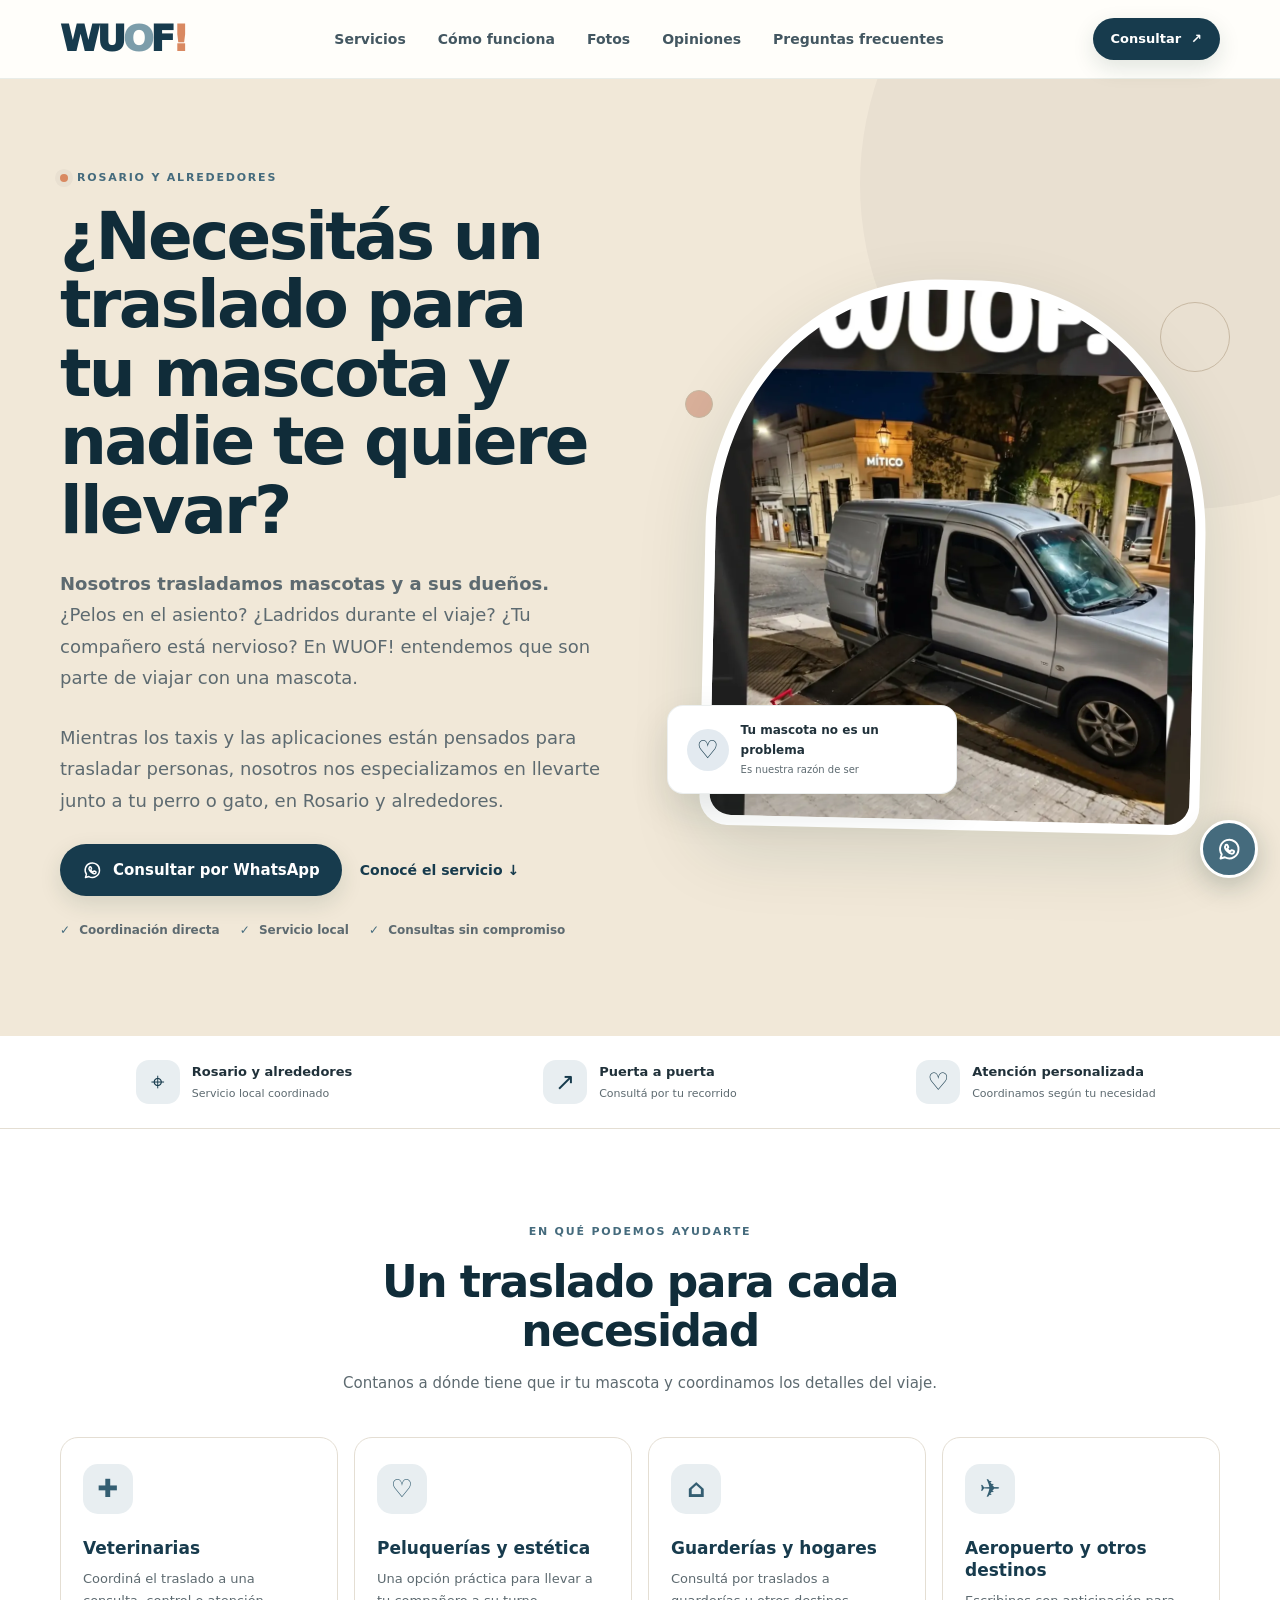
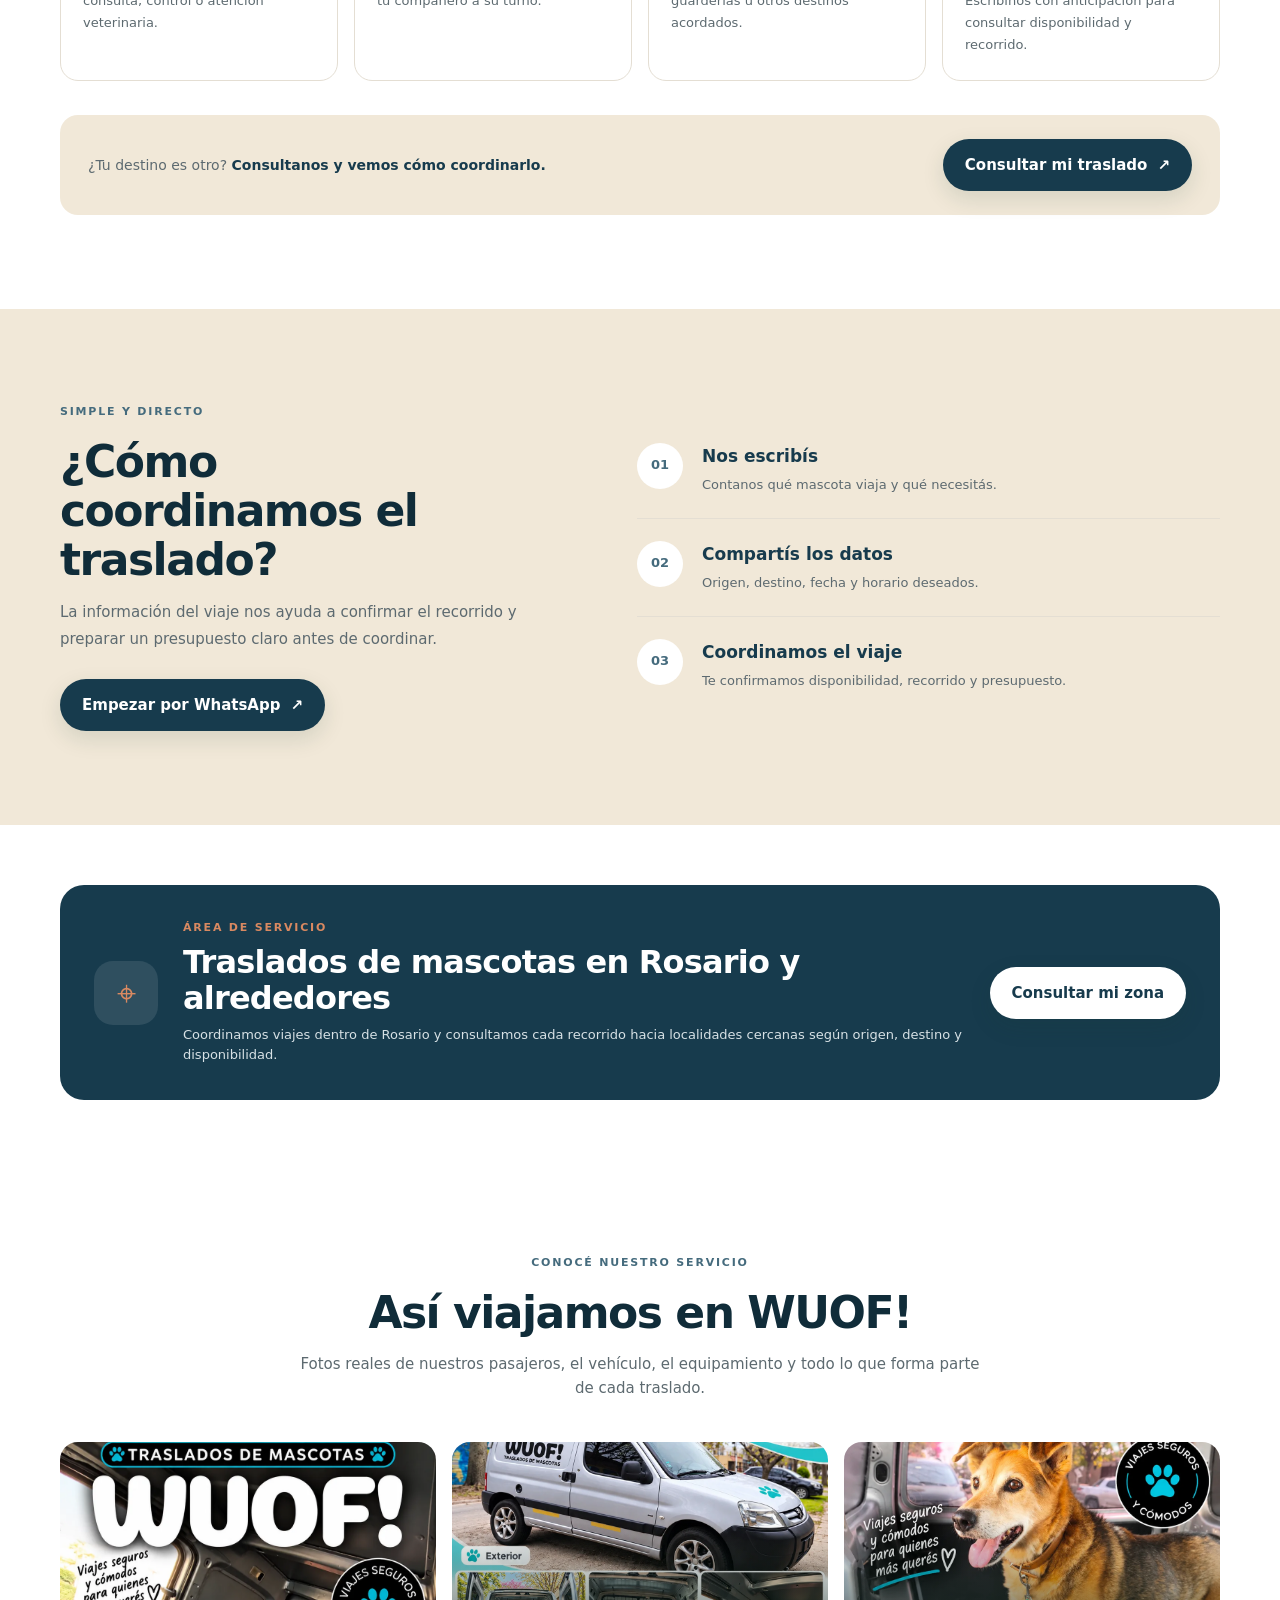
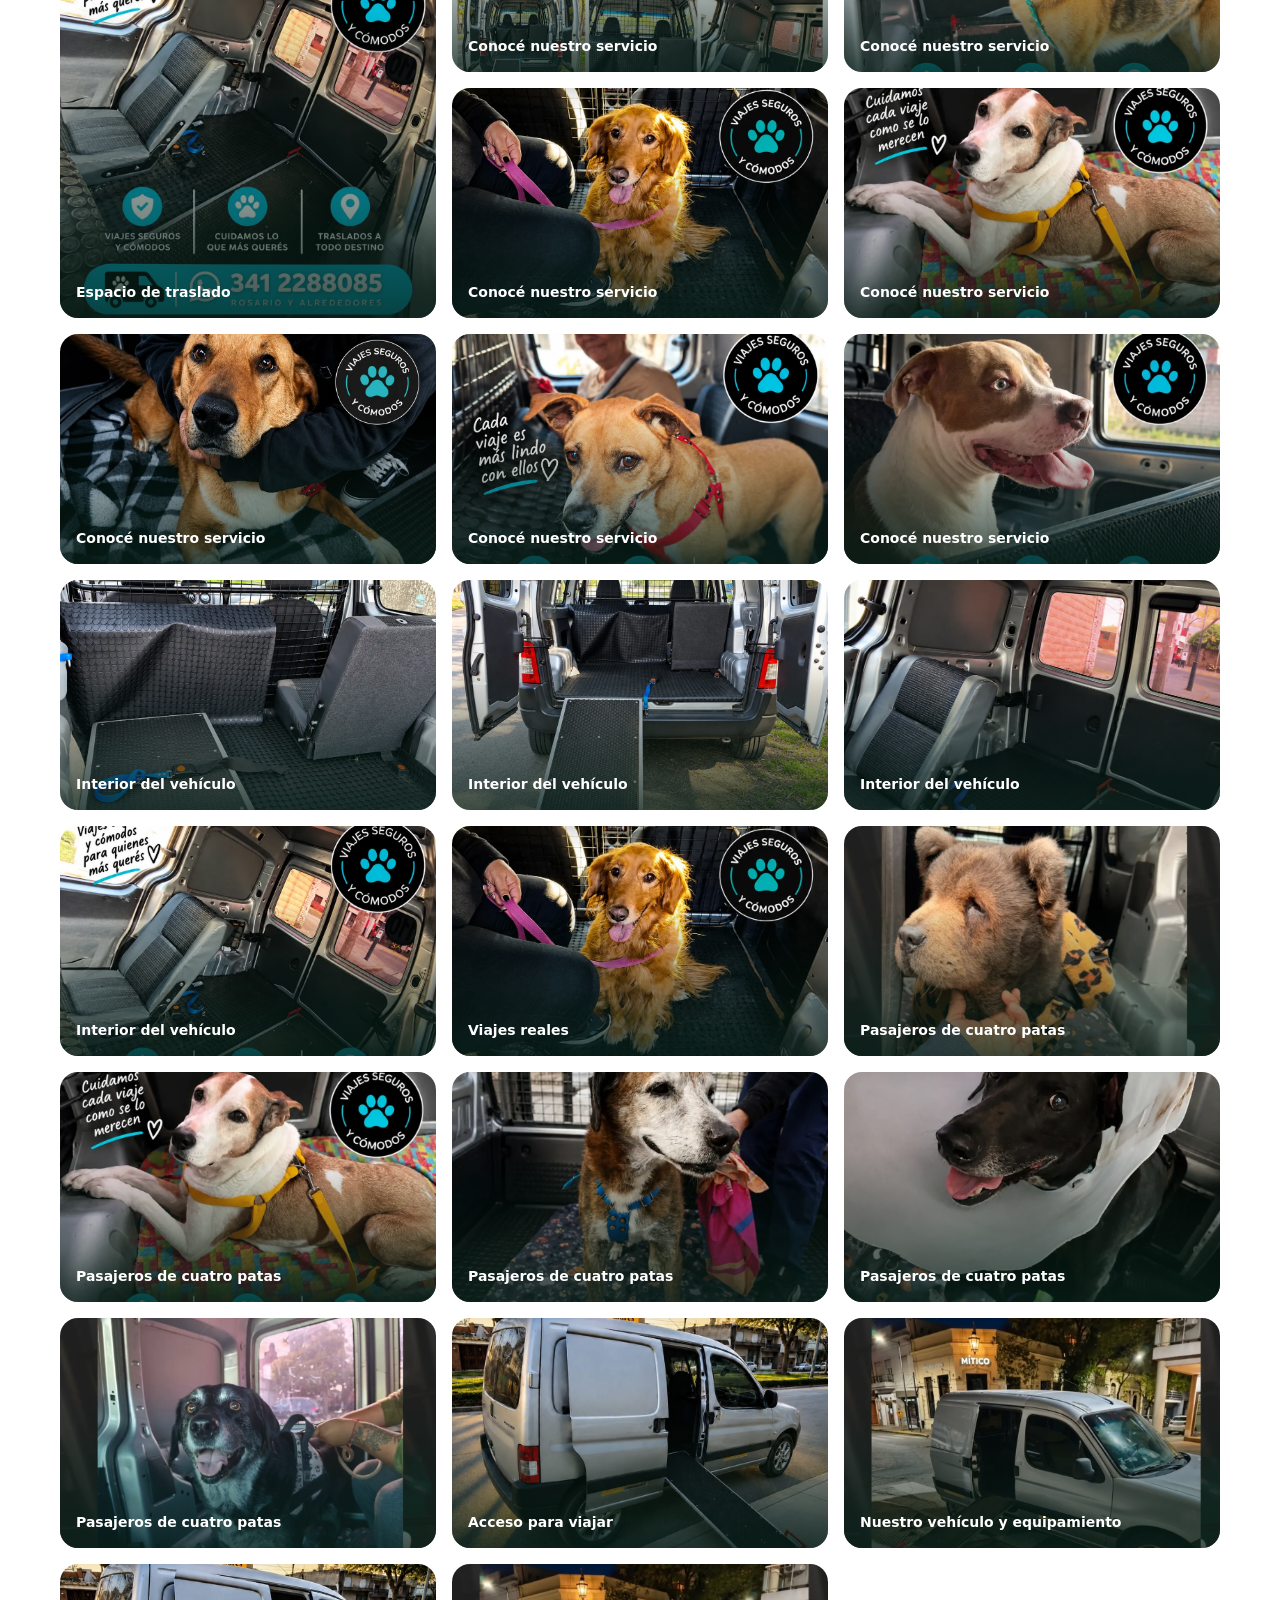
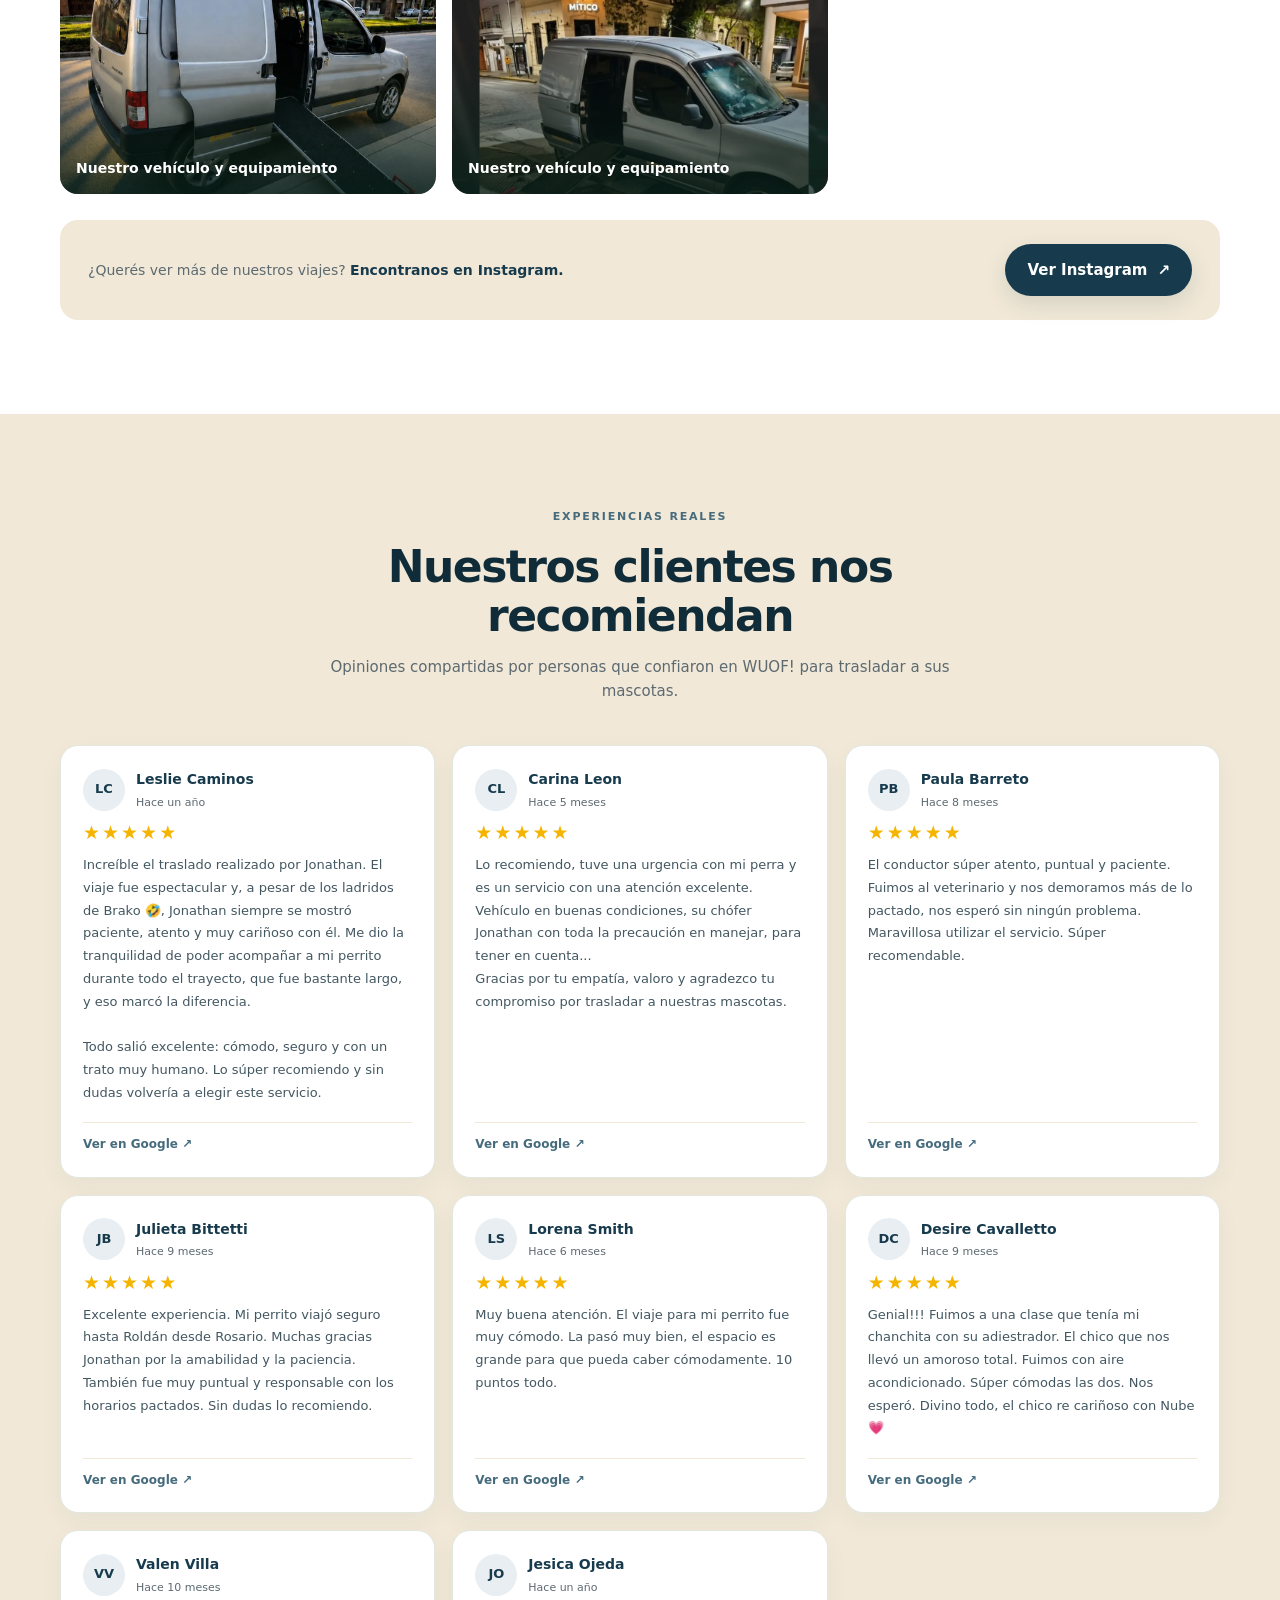
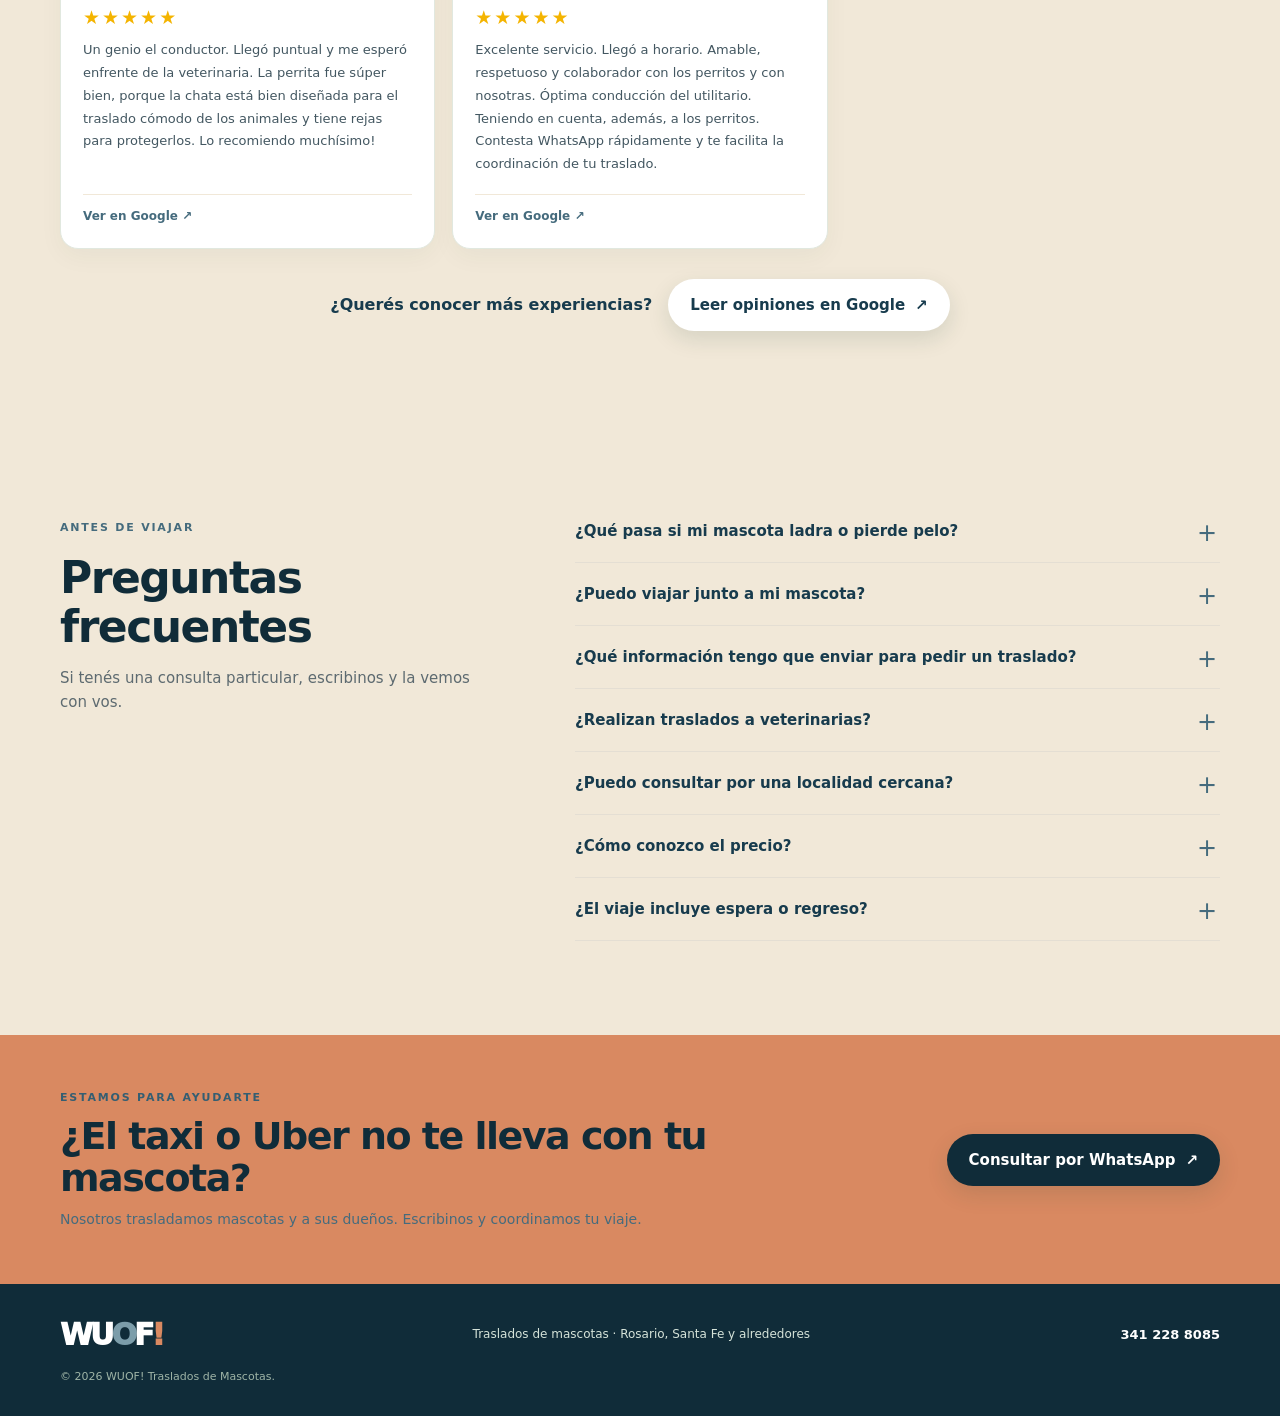
<file: index.html>
<!doctype html>
<html lang="es-AR">
<head>
  <meta charset="utf-8">
  <meta name="viewport" content="width=device-width, initial-scale=1">
  <meta name="theme-color" content="#173B4D">
  <title>Traslado de Mascotas en Rosario | WUOF!</title>
  <meta name="description" content="¿Necesitás un traslado para tu mascota y nadie te quiere llevar? WUOF! traslada mascotas y a sus dueños en Rosario y alrededores. Consultá por WhatsApp.">
  <link rel="canonical" href="https://trasladodemascotas.com.ar/">
  <meta property="og:type" content="website">
  <meta property="og:locale" content="es_AR">
  <meta property="og:site_name" content="WUOF! Traslados de Mascotas">
  <meta property="og:title" content="Traslado de Mascotas en Rosario | WUOF!">
  <meta property="og:description" content="Ellos trasladan personas. Nosotros, mascotas y a sus dueños. Traslados especializados para perros y gatos en Rosario y alrededores.">
  <meta property="og:url" content="https://trasladodemascotas.com.ar/">
  <meta property="og:image" content="https://trasladodemascotas.com.ar/imagenes-traslados/vehiculo-wuof.webp">
  <link rel="preload" as="image" href="imagenes-traslados/vehiculo-wuof.webp">
  <link rel="stylesheet" href="styles.css">
  <!-- Se conservan los identificadores de medición existentes. Verificar conversiones con Tag Assistant antes de publicar. -->
  <script async src="https://www.googletagmanager.com/gtag/js?id=AW-17179407943"></script>
  <script>
    window.dataLayer = window.dataLayer || [];
    function gtag(){dataLayer.push(arguments);}
    gtag('js', new Date());
    gtag('config', 'AW-17179407943');
    gtag('config', 'G-V765G25Z3Q');
  </script>
  <script defer src="script.js"></script>
  <script type="application/ld+json">
  {
    "@context": "https://schema.org",
    "@type": "TaxiService",
    "name": "WUOF! Traslados de Mascotas Rosario",
    "url": "https://trasladodemascotas.com.ar/",
    "telephone": "+54 341 228-8085",
    "description": "Servicio de traslado de mascotas en Rosario, Santa Fe, y alrededores. Coordinación de viajes por WhatsApp.",
    "areaServed": {
      "@type": "City",
      "name": "Rosario",
      "containedInPlace": {
        "@type": "State",
        "name": "Santa Fe"
      }
    },
    "image": "https://trasladodemascotas.com.ar/imagenes-traslados/vehiculo-wuof.webp",
    "sameAs": []
  }
  </script>
</head>
<body>
  <a class="skip-link" href="#contenido">Saltar al contenido</a>

  <header class="site-header">
    <div class="container nav-wrap">
      <a class="wordmark" href="/" aria-label="WUOF! Inicio">WU<span>O</span>F<span class="wordmark-bang">!</span></a>
      <nav aria-label="Navegación principal">
        <a href="#servicios">Servicios</a>
        <a href="#como-funciona">Cómo funciona</a>
        <a href="#galeria">Fotos</a>
        <a href="#opiniones">Opiniones</a>
        <a href="#preguntas">Preguntas frecuentes</a>
      </nav>
      <a class="button button-small" href="https://wa.me/543412288085?text=Hola%20WUOF%21%20Quiero%20consultar%20por%20un%20traslado%20de%20mascotas." onclick="return gtag_report_conversion(this.href)">Consultar <span aria-hidden="true">↗</span></a>
    </div>
  </header>

  <main id="contenido">
    <section class="hero">
      <div class="hero-shape" aria-hidden="true"></div>
      <div class="container hero-grid">
        <div class="hero-content">
          <p class="eyebrow"><span class="eyebrow-dot"></span> Rosario y alrededores</p>
          <h1>¿Necesitás un traslado para tu mascota y nadie te quiere llevar?</h1>
          <p class="hero-lead"><strong>Nosotros trasladamos mascotas y a sus dueños.</strong> ¿Pelos en el asiento? ¿Ladridos durante el viaje? ¿Tu compañero está nervioso? En WUOF! entendemos que son parte de viajar con una mascota.</p>
          <p class="hero-lead">Mientras los taxis y las aplicaciones están pensados para trasladar personas, nosotros nos especializamos en llevarte junto a tu perro o gato, en Rosario y alrededores.</p>
          <div class="hero-actions">
            <a class="button" href="https://wa.me/543412288085?text=Hola%20WUOF%21%20Quiero%20consultar%20por%20un%20traslado%20de%20mascotas." onclick="return gtag_report_conversion(this.href)">
              <svg viewBox="0 0 24 24" aria-hidden="true"><path d="M20 11.7a8.2 8.2 0 0 1-12.1 7.2L4 20l1.1-3.7A8.2 8.2 0 1 1 20 11.7Z"/><path d="M8.5 8.2c.2-.5.5-.5.8-.5h.4c.2 0 .4.1.5.4l.7 1.6c.1.2.1.4-.1.6l-.5.6c-.2.2-.2.4-.1.6.5.9 1.2 1.6 2.1 2.1.2.1.4.1.6-.1l.7-.8c.2-.2.4-.2.6-.1l1.5.7c.3.1.4.3.4.5 0 .3-.1 1.1-.7 1.5-.5.4-1.1.6-1.8.4-1-.2-2.2-.8-3.5-2-1.1-1-1.9-2.3-2.1-3.2-.2-.7 0-1.4.5-2Z"/></svg>
              Consultar por WhatsApp
            </a>
            <a class="text-link" href="#servicios">Conocé el servicio <span aria-hidden="true">↓</span></a>
          </div>
          <ul class="hero-points">
            <li><span aria-hidden="true">✓</span> Coordinación directa</li>
            <li><span aria-hidden="true">✓</span> Servicio local</li>
            <li><span aria-hidden="true">✓</span> Consultas sin compromiso</li>
          </ul>
        </div>
        <div class="hero-visual">
          <div class="photo-frame">
            <img src="imagenes-traslados/vehiculo-wuof.webp" alt="Vehículo de WUOF! preparado para el traslado de mascotas" width="900" height="1050" fetchpriority="high">
          </div>
          <div class="photo-note"><span class="note-icon" aria-hidden="true">♡</span><span><strong>Tu mascota no es un problema</strong><small>Es nuestra razón de ser</small></span></div>
          <span class="visual-deco visual-deco-one" aria-hidden="true"></span>
          <span class="visual-deco visual-deco-two" aria-hidden="true"></span>
        </div>
      </div>
    </section>

    <section class="trust-strip" aria-label="Características del servicio">
      <div class="container trust-grid">
        <div><span class="trust-icon" aria-hidden="true">⌖</span><span><strong>Rosario y alrededores</strong><small>Servicio local coordinado</small></span></div>
        <div><span class="trust-icon" aria-hidden="true">↗</span><span><strong>Puerta a puerta</strong><small>Consultá por tu recorrido</small></span></div>
        <div><span class="trust-icon" aria-hidden="true">♡</span><span><strong>Atención personalizada</strong><small>Coordinamos según tu necesidad</small></span></div>
      </div>
    </section>

    
    <section class="section services-section" id="servicios">
      <div class="container">
        <div class="section-heading">
          <p class="eyebrow">En qué podemos ayudarte</p>
          <h2>Un traslado para cada necesidad</h2>
          <p>Contanos a dónde tiene que ir tu mascota y coordinamos los detalles del viaje.</p>
        </div>
        <div class="service-grid">
          <article class="service-card">
            <div class="service-icon" aria-hidden="true">✚</div>
            <h3>Veterinarias</h3>
            <p>Coordiná el traslado a una consulta, control o atención veterinaria.</p>
          </article>
          <article class="service-card">
            <div class="service-icon" aria-hidden="true">♡</div>
            <h3>Peluquerías y estética</h3>
            <p>Una opción práctica para llevar a tu compañero a su turno.</p>
          </article>
          <article class="service-card">
            <div class="service-icon" aria-hidden="true">⌂</div>
            <h3>Guarderías y hogares</h3>
            <p>Consultá por traslados a guarderías u otros destinos acordados.</p>
          </article>
          <article class="service-card">
            <div class="service-icon" aria-hidden="true">✈</div>
            <h3>Aeropuerto y otros destinos</h3>
            <p>Escribinos con anticipación para consultar disponibilidad y recorrido.</p>
          </article>
        </div>
        <div class="section-cta">
          <p>¿Tu destino es otro? <strong>Consultanos y vemos cómo coordinarlo.</strong></p>
          <a class="button" href="https://wa.me/543412288085?text=Hola%20WUOF%21%20Quiero%20consultar%20por%20un%20traslado%20de%20mascotas." onclick="return gtag_report_conversion(this.href)">Consultar mi traslado <span aria-hidden="true">↗</span></a>
        </div>
      </div>
    </section>

    <section class="section process-section" id="como-funciona">
      <div class="container process-grid">
        <div class="process-copy">
          <p class="eyebrow">Simple y directo</p>
          <h2>¿Cómo coordinamos el traslado?</h2>
          <p>La información del viaje nos ayuda a confirmar el recorrido y preparar un presupuesto claro antes de coordinar.</p>
          <a class="button" href="https://wa.me/543412288085?text=Hola%20WUOF%21%20Quiero%20coordinar%20un%20traslado.%20Origen%3A%20%20Destino%3A%20%20Mascota%3A%20%20Fecha%3A%20" onclick="return gtag_report_conversion(this.href)">Empezar por WhatsApp <span aria-hidden="true">↗</span></a>
        </div>
        <ol class="steps">
          <li><span>01</span><div><h3>Nos escribís</h3><p>Contanos qué mascota viaja y qué necesitás.</p></div></li>
          <li><span>02</span><div><h3>Compartís los datos</h3><p>Origen, destino, fecha y horario deseados.</p></div></li>
          <li><span>03</span><div><h3>Coordinamos el viaje</h3><p>Te confirmamos disponibilidad, recorrido y presupuesto.</p></div></li>
        </ol>
      </div>
    </section>

    <section class="section coverage-section" id="cobertura">
      <div class="container coverage-card">
        <div class="coverage-mark" aria-hidden="true">⌖</div>
        <div>
          <p class="eyebrow">Área de servicio</p>
          <h2>Traslados de mascotas en Rosario y alrededores</h2>
          <p>Coordinamos viajes dentro de Rosario y consultamos cada recorrido hacia localidades cercanas según origen, destino y disponibilidad.</p>
        </div>
        <a class="button button-light" href="https://wa.me/543412288085?text=Hola%20WUOF%21%20Quiero%20consultar%20si%20llegan%20a%20mi%20zona." onclick="return gtag_report_conversion(this.href)">Consultar mi zona</a>
      </div>
    </section>

    <section class="section gallery-section" id="galeria">
      <div class="container">
        <div class="section-heading">
          <p class="eyebrow">Conocé nuestro servicio</p>
          <h2>Así viajamos en WUOF!</h2>
          <p>Fotos reales de nuestros pasajeros, el vehículo, el equipamiento y todo lo que forma parte de cada traslado.</p>
        </div>
        <div class="gallery-grid">
          <a class="gallery-item gallery-item-tall" href="imagenes-traslados/espacio-traslado.webp" target="_blank" rel="noopener"><img src="imagenes-traslados/espacio-traslado.webp" alt="Espacio para el traslado de mascotas" loading="lazy"><span>Espacio de traslado</span></a>
          <a class="gallery-item" href="imagenes-traslados/flyer-asi-viajan.webp" target="_blank" rel="noopener"><img src="imagenes-traslados/flyer-asi-viajan.webp" alt="Pieza informativa de WUOF! sobre traslados de mascotas" loading="lazy"><span>Conocé nuestro servicio</span></a>
          <a class="gallery-item" href="imagenes-traslados/flyer-perrito-1.webp" target="_blank" rel="noopener"><img src="imagenes-traslados/flyer-perrito-1.webp" alt="Pieza informativa de WUOF! sobre traslados de mascotas" loading="lazy"><span>Conocé nuestro servicio</span></a>
          <a class="gallery-item" href="imagenes-traslados/flyer-perrito-2.webp" target="_blank" rel="noopener"><img src="imagenes-traslados/flyer-perrito-2.webp" alt="Pieza informativa de WUOF! sobre traslados de mascotas" loading="lazy"><span>Conocé nuestro servicio</span></a>
          <a class="gallery-item" href="imagenes-traslados/flyer-perrito-acompanado.webp" target="_blank" rel="noopener"><img src="imagenes-traslados/flyer-perrito-acompanado.webp" alt="Pieza informativa de WUOF! sobre traslados de mascotas" loading="lazy"><span>Conocé nuestro servicio</span></a>
          <a class="gallery-item" href="imagenes-traslados/flyer-perro-grande.webp" target="_blank" rel="noopener"><img src="imagenes-traslados/flyer-perro-grande.webp" alt="Pieza informativa de WUOF! sobre traslados de mascotas" loading="lazy"><span>Conocé nuestro servicio</span></a>
          <a class="gallery-item" href="imagenes-traslados/flyer-perro-ventana-2.webp" target="_blank" rel="noopener"><img src="imagenes-traslados/flyer-perro-ventana-2.webp" alt="Pieza informativa de WUOF! sobre traslados de mascotas" loading="lazy"><span>Conocé nuestro servicio</span></a>
          <a class="gallery-item" href="imagenes-traslados/flyer-perro-ventana.webp" target="_blank" rel="noopener"><img src="imagenes-traslados/flyer-perro-ventana.webp" alt="Pieza informativa de WUOF! sobre traslados de mascotas" loading="lazy"><span>Conocé nuestro servicio</span></a>
          <a class="gallery-item" href="imagenes-traslados/interior-vehiculo-1.webp" target="_blank" rel="noopener"><img src="imagenes-traslados/interior-vehiculo-1.webp" alt="Interior del vehículo preparado para trasladar mascotas" loading="lazy"><span>Interior del vehículo</span></a>
          <a class="gallery-item" href="imagenes-traslados/interior-vehiculo-2.webp" target="_blank" rel="noopener"><img src="imagenes-traslados/interior-vehiculo-2.webp" alt="Interior del vehículo preparado para trasladar mascotas" loading="lazy"><span>Interior del vehículo</span></a>
          <a class="gallery-item" href="imagenes-traslados/interior-vehiculo-3.webp" target="_blank" rel="noopener"><img src="imagenes-traslados/interior-vehiculo-3.webp" alt="Interior del vehículo preparado para trasladar mascotas" loading="lazy"><span>Interior del vehículo</span></a>
          <a class="gallery-item" href="imagenes-traslados/interior-vehiculo-4.webp" target="_blank" rel="noopener"><img src="imagenes-traslados/interior-vehiculo-4.webp" alt="Interior del vehículo preparado para trasladar mascotas" loading="lazy"><span>Interior del vehículo</span></a>
          <a class="gallery-item" href="imagenes-traslados/mascota-en-traslado.webp" target="_blank" rel="noopener"><img src="imagenes-traslados/mascota-en-traslado.webp" alt="Mascota durante un traslado con WUOF!" loading="lazy"><span>Viajes reales</span></a>
          <a class="gallery-item" href="imagenes-traslados/perrito-pequeno.webp" target="_blank" rel="noopener"><img src="imagenes-traslados/perrito-pequeno.webp" alt="Perro viajando con WUOF!" loading="lazy"><span>Pasajeros de cuatro patas</span></a>
          <a class="gallery-item" href="imagenes-traslados/perrito-viajero.webp" target="_blank" rel="noopener"><img src="imagenes-traslados/perrito-viajero.webp" alt="Perro viajando con WUOF!" loading="lazy"><span>Pasajeros de cuatro patas</span></a>
          <a class="gallery-item" href="imagenes-traslados/perro-con-accesorio.webp" target="_blank" rel="noopener"><img src="imagenes-traslados/perro-con-accesorio.webp" alt="Perro viajando con WUOF!" loading="lazy"><span>Pasajeros de cuatro patas</span></a>
          <a class="gallery-item" href="imagenes-traslados/perro-con-collar-isabelino.webp" target="_blank" rel="noopener"><img src="imagenes-traslados/perro-con-collar-isabelino.webp" alt="Perro viajando con WUOF!" loading="lazy"><span>Pasajeros de cuatro patas</span></a>
          <a class="gallery-item" href="imagenes-traslados/perro-negro-ventana.webp" target="_blank" rel="noopener"><img src="imagenes-traslados/perro-negro-ventana.webp" alt="Perro viajando con WUOF!" loading="lazy"><span>Pasajeros de cuatro patas</span></a>
          <a class="gallery-item" href="imagenes-traslados/rampa-vehiculo.webp" target="_blank" rel="noopener"><img src="imagenes-traslados/rampa-vehiculo.webp" alt="Rampa y acceso al vehículo de traslado" loading="lazy"><span>Acceso para viajar</span></a>
          <a class="gallery-item" href="imagenes-traslados/vehiculo-estacionado.webp" target="_blank" rel="noopener"><img src="imagenes-traslados/vehiculo-estacionado.webp" alt="Vehículo de WUOF! para traslados de mascotas" loading="lazy"><span>Nuestro vehículo y equipamiento</span></a>
          <a class="gallery-item" href="imagenes-traslados/vehiculo-rampa.webp" target="_blank" rel="noopener"><img src="imagenes-traslados/vehiculo-rampa.webp" alt="Vehículo de WUOF! para traslados de mascotas" loading="lazy"><span>Nuestro vehículo y equipamiento</span></a>
          <a class="gallery-item" href="imagenes-traslados/vehiculo-wuof.webp" target="_blank" rel="noopener"><img src="imagenes-traslados/vehiculo-wuof.webp" alt="Vehículo de WUOF! para traslados de mascotas" loading="lazy"><span>Nuestro vehículo y equipamiento</span></a>
        </div>
        <div class="section-cta gallery-cta">
          <p>¿Querés ver más de nuestros viajes? <strong>Encontranos en Instagram.</strong></p>
          <a class="button" href="https://www.instagram.com/taximascotasrosario/" target="_blank" rel="noopener">Ver Instagram <span aria-hidden="true">↗</span></a>
        </div>
      </div>
    </section>

    <section class="section reviews-section" id="opiniones">
      <div class="container">
        <div class="section-heading">
          <p class="eyebrow">Experiencias reales</p>
          <h2>Nuestros clientes nos recomiendan</h2>
          <p>Opiniones compartidas por personas que confiaron en WUOF! para trasladar a sus mascotas.</p>
        </div>
        <div class="reviews-grid">
          <article class="review-card"><div class="review-top"><span class="review-avatar">LC</span><div><h3>Leslie Caminos</h3><p>Hace un año</p></div></div><div class="review-stars" aria-label="5 de 5 estrellas">★★★★★</div><p class="review-text">Increíble el traslado realizado por Jonathan. El viaje fue espectacular y, a pesar de los ladridos de Brako 🤣, Jonathan siempre se mostró paciente, atento y muy cariñoso con él. Me dio la tranquilidad de poder acompañar a mi perrito durante todo el trayecto, que fue bastante largo, y eso marcó la diferencia.<br><br>Todo salió excelente: cómodo, seguro y con un trato muy humano. Lo súper recomiendo y sin dudas volvería a elegir este servicio.</p><a class="review-source" href="https://maps.app.goo.gl/HmMonPuwkLdLKj9P8" target="_blank" rel="noopener">Ver en Google ↗</a></article>
          <article class="review-card"><div class="review-top"><span class="review-avatar">CL</span><div><h3>Carina Leon</h3><p>Hace 5 meses</p></div></div><div class="review-stars" aria-label="5 de 5 estrellas">★★★★★</div><p class="review-text">Lo recomiendo, tuve una urgencia con mi perra y es un servicio con una atención excelente. Vehículo en buenas condiciones, su chófer Jonathan con toda la precaución en manejar, para tener en cuenta...<br>Gracias por tu empatía, valoro y agradezco tu compromiso por trasladar a nuestras mascotas.</p><a class="review-source" href="https://maps.app.goo.gl/4BjZGW1YfGeU6JsWA" target="_blank" rel="noopener">Ver en Google ↗</a></article>
          <article class="review-card"><div class="review-top"><span class="review-avatar">PB</span><div><h3>Paula Barreto</h3><p>Hace 8 meses</p></div></div><div class="review-stars" aria-label="5 de 5 estrellas">★★★★★</div><p class="review-text">El conductor súper atento, puntual y paciente. Fuimos al veterinario y nos demoramos más de lo pactado, nos esperó sin ningún problema. Maravillosa utilizar el servicio. Súper recomendable.</p><a class="review-source" href="https://maps.app.goo.gl/pcjeVPSHTCExJ9t57" target="_blank" rel="noopener">Ver en Google ↗</a></article>
          <article class="review-card"><div class="review-top"><span class="review-avatar">JB</span><div><h3>Julieta Bittetti</h3><p>Hace 9 meses</p></div></div><div class="review-stars" aria-label="5 de 5 estrellas">★★★★★</div><p class="review-text">Excelente experiencia. Mi perrito viajó seguro hasta Roldán desde Rosario. Muchas gracias Jonathan por la amabilidad y la paciencia. También fue muy puntual y responsable con los horarios pactados. Sin dudas lo recomiendo.</p><a class="review-source" href="https://maps.app.goo.gl/LXPnD9cpBw51M3Nr5" target="_blank" rel="noopener">Ver en Google ↗</a></article>
          <article class="review-card"><div class="review-top"><span class="review-avatar">LS</span><div><h3>Lorena Smith</h3><p>Hace 6 meses</p></div></div><div class="review-stars" aria-label="5 de 5 estrellas">★★★★★</div><p class="review-text">Muy buena atención. El viaje para mi perrito fue muy cómodo. La pasó muy bien, el espacio es grande para que pueda caber cómodamente. 10 puntos todo.</p><a class="review-source" href="https://maps.app.goo.gl/9ZoGLoxzNT8DnNro8" target="_blank" rel="noopener">Ver en Google ↗</a></article>
          <article class="review-card"><div class="review-top"><span class="review-avatar">DC</span><div><h3>Desire Cavalletto</h3><p>Hace 9 meses</p></div></div><div class="review-stars" aria-label="5 de 5 estrellas">★★★★★</div><p class="review-text">Genial!!! Fuimos a una clase que tenía mi chanchita con su adiestrador. El chico que nos llevó un amoroso total. Fuimos con aire acondicionado. Súper cómodas las dos. Nos esperó. Divino todo, el chico re cariñoso con Nube 💗</p><a class="review-source" href="https://maps.app.goo.gl/rmJeSBXU4YcF8ghd8" target="_blank" rel="noopener">Ver en Google ↗</a></article>
          <article class="review-card"><div class="review-top"><span class="review-avatar">VV</span><div><h3>Valen Villa</h3><p>Hace 10 meses</p></div></div><div class="review-stars" aria-label="5 de 5 estrellas">★★★★★</div><p class="review-text">Un genio el conductor. Llegó puntual y me esperó enfrente de la veterinaria. La perrita fue súper bien, porque la chata está bien diseñada para el traslado cómodo de los animales y tiene rejas para protegerlos. Lo recomiendo muchísimo!</p><a class="review-source" href="https://maps.app.goo.gl/HZFUH2h2NftehxW29" target="_blank" rel="noopener">Ver en Google ↗</a></article>
          <article class="review-card"><div class="review-top"><span class="review-avatar">JO</span><div><h3>Jesica Ojeda</h3><p>Hace un año</p></div></div><div class="review-stars" aria-label="5 de 5 estrellas">★★★★★</div><p class="review-text">Excelente servicio. Llegó a horario. Amable, respetuoso y colaborador con los perritos y con nosotras. Óptima conducción del utilitario. Teniendo en cuenta, además, a los perritos. Contesta WhatsApp rápidamente y te facilita la coordinación de tu traslado.</p><a class="review-source" href="https://maps.app.goo.gl/J4NWgTrLDe3M92Mq5" target="_blank" rel="noopener">Ver en Google ↗</a></article>
        </div>
        <div class="reviews-footer"><p>¿Querés conocer más experiencias?</p><a class="button button-light" href="https://maps.app.goo.gl/HmMonPuwkLdLKj9P8" target="_blank" rel="noopener">Leer opiniones en Google <span aria-hidden="true">↗</span></a></div>
      </div>
    </section>

    <section class="section faq-section" id="preguntas">
      <div class="container faq-grid">
        <div class="section-heading faq-heading">
          <p class="eyebrow">Antes de viajar</p>
          <h2>Preguntas frecuentes</h2>
          <p>Si tenés una consulta particular, escribinos y la vemos con vos.</p>
        </div>
        <div class="faq-list">
          <details>
            <summary>¿Qué pasa si mi mascota ladra o pierde pelo?</summary>
            <p>Entendemos que son situaciones que pueden ocurrir al viajar con animales. Nuestro servicio está pensado específicamente para trasladar mascotas y contemplar sus necesidades. Contanos si tu compañero necesita alguna atención especial.</p>
          </details>
          <details>
            <summary>¿Puedo viajar junto a mi mascota?</summary>
            <p>Sí. WUOF! está especializado en trasladar mascotas junto a sus dueños. Coordinamos los detalles según el animal y el recorrido.</p>
          </details>
          <details>
            <summary>¿Qué información tengo que enviar para pedir un traslado?</summary>
            <p>Indicá qué mascota viaja, el punto de origen, el destino y la fecha u horario deseados. Con esos datos podemos revisar el recorrido y responderte.</p>
          </details>
          <details>
            <summary>¿Realizan traslados a veterinarias?</summary>
            <p>Sí, podés consultar por traslados a veterinarias en Rosario y alrededores. La disponibilidad se coordina previamente.</p>
          </details>
          <details>
            <summary>¿Puedo consultar por una localidad cercana?</summary>
            <p>Sí. Enviá origen y destino por WhatsApp para confirmar si podemos realizar ese recorrido.</p>
          </details>
          <details>
            <summary>¿Cómo conozco el precio?</summary>
            <p>Solicitá un presupuesto por WhatsApp e indicá origen, destino y los detalles del traslado.</p>
          </details>
          <details>
            <summary>¿El viaje incluye espera o regreso?</summary>
            <p>Consultanos al pedir presupuesto para confirmar qué modalidad corresponde a tu traslado y qué incluye el servicio cotizado.</p>
          </details>
        </div>
      </div>
    </section>

    <section class="final-cta">
      <div class="container final-cta-inner">
        <div><p class="eyebrow">Estamos para ayudarte</p><h2>¿El taxi o Uber no te lleva con tu mascota?</h2><p>Nosotros trasladamos mascotas y a sus dueños. Escribinos y coordinamos tu viaje.</p></div>
        <a class="button button-dark" href="https://wa.me/543412288085?text=Hola%20WUOF%21%20Quiero%20consultar%20por%20un%20traslado%20de%20mascotas." onclick="return gtag_report_conversion(this.href)">Consultar por WhatsApp <span aria-hidden="true">↗</span></a>
      </div>
    </section>
  </main>

  <footer class="site-footer">
    <div class="container footer-inner">
      <a class="wordmark footer-wordmark" href="/" aria-label="WUOF! Inicio">WU<span>O</span>F<span class="wordmark-bang">!</span></a>
      <p>Traslados de mascotas · Rosario, Santa Fe y alrededores</p>
      <a href="tel:+543412288085">341 228 8085</a>
      <small>© <span id="year">2026</span> WUOF! Traslados de Mascotas.</small>
    </div>
  </footer>

  <a class="whatsapp-float" href="https://wa.me/543412288085?text=Hola%20WUOF%21%20Quiero%20consultar%20por%20un%20traslado%20de%20mascotas." aria-label="Consultar a WUOF! por WhatsApp" onclick="return gtag_report_conversion(this.href)">
    <svg viewBox="0 0 24 24" aria-hidden="true"><path d="M20 11.7a8.2 8.2 0 0 1-12.1 7.2L4 20l1.1-3.7A8.2 8.2 0 1 1 20 11.7Z"/><path d="M8.5 8.2c.2-.5.5-.5.8-.5h.4c.2 0 .4.1.5.4l.7 1.6c.1.2.1.4-.1.6l-.5.6c-.2.2-.2.4-.1.6.5.9 1.2 1.6 2.1 2.1.2.1.4.1.6-.1l.7-.8c.2-.2.4-.2.6-.1l1.5.7c.3.1.4.3.4.5 0 .3-.1 1.1-.7 1.5-.5.4-1.1.6-1.8.4-1-.2-2.2-.8-3.5-2-1.1-1-1.9-2.3-2.1-3.2-.2-.7 0-1.4.5-2Z"/></svg>
  </a>
</body>
</html>
</file>
<file: styles.css>
/* WUOF! Rediseño v1 — HTML/CSS estático compatible con Cloudflare Pages */
:root {
  --forest: #173B4D;
  --forest-deep: #102C39;
  --mint: #E3EAF0;
  --cream: #F1E8D8;
  --paper: #FFFFFF;
  --ink: #20313A;
  --muted: #5D6A70;
  --lime: #D98961;
  --line: #E4DED3;
  --shadow: 0 24px 70px rgba(18, 54, 43, .13);
}
* { box-sizing: border-box; }
html { scroll-behavior: smooth; scroll-padding-top: 90px; }
body { margin: 0; color: var(--ink); background: var(--paper); font-family: Inter, ui-sans-serif, system-ui, -apple-system, BlinkMacSystemFont, "Segoe UI", sans-serif; line-height: 1.6; }
img { display: block; max-width: 100%; }
a { color: inherit; }
.container { width: min(1160px, calc(100% - 40px)); margin-inline: auto; }
.skip-link { position: absolute; left: -9999px; top: 8px; z-index: 1000; padding: 10px 14px; background: white; color: var(--ink); }
.skip-link:focus { left: 8px; }
.site-header { position: sticky; top: 0; z-index: 100; background: rgba(255,254,250,.94); border-bottom: 1px solid rgba(21,60,50,.09); backdrop-filter: blur(14px); }
.nav-wrap { min-height: 78px; display: flex; align-items: center; justify-content: space-between; gap: 28px; }
.wordmark { text-decoration: none; color: var(--forest); font-weight: 1000; font-size: 36px; line-height: 1; letter-spacing: -3px; white-space: nowrap; }
.wordmark > span:first-child { color: #7C9DAA; }
.wordmark-bang { color: #D98961; }
nav { display: flex; align-items: center; gap: clamp(16px, 2.5vw, 34px); }
nav a, .text-link { font-size: 14px; font-weight: 700; text-decoration: none; }
nav a { color: #435761; }
nav a:hover, .text-link:hover { color: #456B7D; }
.button { min-height: 52px; display: inline-flex; align-items: center; justify-content: center; gap: 10px; padding: 14px 22px; border: 0; border-radius: 999px; background: var(--forest); color: white; text-decoration: none; font-weight: 800; font-size: 15px; line-height: 1.2; box-shadow: 0 8px 22px rgba(21,60,50,.13); transition: transform .2s ease, background .2s ease, box-shadow .2s ease; cursor: pointer; }
.button:hover { transform: translateY(-2px); background: #244E62; box-shadow: 0 12px 26px rgba(21,60,50,.18); }
.button:focus-visible, a:focus-visible, summary:focus-visible { outline: 3px solid #D98961; outline-offset: 3px; }
.button-small { min-height: 42px; padding: 11px 18px; font-size: 13px; }
.hero { position: relative; overflow: hidden; padding: 76px 0 82px; background: var(--cream); }
.hero-shape { position: absolute; width: 650px; height: 650px; border-radius: 50%; right: -230px; top: -220px; background: #E9E0D1; }
.hero-grid { position: relative; z-index: 1; display: grid; grid-template-columns: 1.02fr .98fr; align-items: center; gap: clamp(38px, 6vw, 82px); }
.hero-content { padding: 14px 0; }
.eyebrow { display: flex; align-items: center; gap: 9px; margin: 0 0 16px; color: #456B7D; text-transform: uppercase; letter-spacing: 1.8px; font-size: 11px; font-weight: 900; }
.eyebrow-dot { width: 8px; height: 8px; border-radius: 50%; background: #D98961; box-shadow: 0 0 0 5px #E9E0D1; }
h1, h2, h3, p { margin-top: 0; }
h1 { max-width: 650px; margin-bottom: 22px; color: var(--forest-deep); font-size: clamp(40px, 5.3vw, 66px); line-height: 1.04; letter-spacing: -2.7px; font-weight: 850; }
.hero-lead { max-width: 550px; margin-bottom: 28px; color: #5D6A70; font-size: clamp(16px, 1.5vw, 18px); line-height: 1.75; }
.hero-actions { display: flex; flex-wrap: wrap; align-items: center; gap: 18px; }
.hero-actions .button svg, .whatsapp-float svg { width: 21px; height: 21px; fill: none; stroke: currentColor; stroke-width: 1.7; stroke-linecap: round; stroke-linejoin: round; }
.text-link { color: var(--forest); padding: 10px 0; }
.hero-points { display: flex; flex-wrap: wrap; gap: 12px 20px; list-style: none; margin: 25px 0 0; padding: 0; color: #5D6A70; font-size: 12px; font-weight: 700; }
.hero-points span { color: #456B7D; margin-right: 5px; }
.hero-visual { position: relative; max-width: 500px; margin-inline: auto; width: 100%; }
.photo-frame { position: relative; padding: 10px; border-radius: 46% 46% 28px 28px; background: white; box-shadow: var(--shadow); transform: rotate(1.3deg); }
.photo-frame img { width: 100%; height: clamp(390px, 47vw, 530px); object-fit: cover; border-radius: 46% 46% 22px 22px; background: #E3EAF0; }
.photo-note { position: absolute; left: -38px; bottom: 36px; display: flex; align-items: center; gap: 12px; max-width: 290px; padding: 15px 19px; border: 1px solid rgba(21,60,50,.08); border-radius: 16px; background: white; box-shadow: 0 16px 38px rgba(20,48,38,.13); }
.note-icon { display: grid; place-items: center; width: 42px; height: 42px; flex: 0 0 42px; border-radius: 50%; background: var(--mint); color: var(--forest); font-size: 25px; }
.photo-note strong, .photo-note small { display: block; }
.photo-note strong { font-size: 12px; }
.photo-note small { margin-top: 2px; color: var(--muted); font-size: 10px; }
.visual-deco { position: absolute; z-index: -1; display: block; border: 1px solid #C8B9A3; border-radius: 50%; }
.visual-deco-one { width: 70px; height: 70px; top: 22px; right: -25px; }
.visual-deco-two { width: 28px; height: 28px; left: -20px; top: 110px; background: #D9B09A; }
.trust-strip { border-bottom: 1px solid var(--line); background: white; }
.trust-grid { display: grid; grid-template-columns: repeat(3, 1fr); gap: 28px; padding-block: 24px; }
.trust-grid > div { display: flex; align-items: center; justify-content: center; gap: 12px; }
.trust-icon { display: grid; place-items: center; width: 44px; height: 44px; flex: 0 0 44px; border-radius: 13px; background: #E8EEF1; color: var(--forest); font-size: 24px; }
.trust-grid strong, .trust-grid small { display: block; }
.trust-grid strong { font-size: 13px; }
.trust-grid small { margin-top: 2px; color: var(--muted); font-size: 11px; }
.section { padding: 94px 0; }
.section-heading { max-width: 680px; margin: 0 auto 42px; text-align: center; }
.section-heading .eyebrow { justify-content: center; }
h2 { margin-bottom: 15px; color: var(--forest-deep); font-size: clamp(30px, 4vw, 44px); line-height: 1.12; letter-spacing: -1.5px; }
.section-heading > p:last-child, .process-copy > p:not(.eyebrow), .faq-heading > p:last-child { color: var(--muted); font-size: 15px; }
.services-section { background: white; }
.service-grid { display: grid; grid-template-columns: repeat(4, 1fr); gap: 16px; }
.service-card { padding: 26px 22px 24px; border: 1px solid var(--line); border-radius: 18px; background: #fff; transition: transform .2s ease, box-shadow .2s ease, border-color .2s ease; }
.service-card:hover { transform: translateY(-4px); border-color: #C8D7DE; box-shadow: 0 16px 36px rgba(18,54,43,.07); }
.service-icon { display: grid; place-items: center; width: 50px; height: 50px; margin-bottom: 23px; border-radius: 15px; background: #E8EEF1; color: #345E72; font-size: 25px; font-weight: 800; }
.service-card h3 { margin-bottom: 9px; color: var(--forest); font-size: 17px; line-height: 1.3; }
.service-card p { margin-bottom: 0; color: var(--muted); font-size: 13px; line-height: 1.7; }
.section-cta { display: flex; align-items: center; justify-content: space-between; gap: 24px; margin-top: 34px; padding: 24px 28px; border-radius: 18px; background: var(--cream); }
.section-cta p { margin: 0; color: var(--muted); font-size: 14px; }
.section-cta strong { color: var(--forest); }
.process-section { background: #F1E8D8; }
.process-grid { display: grid; grid-template-columns: .9fr 1.1fr; align-items: center; gap: clamp(40px, 8vw, 100px); }
.process-copy h2 { max-width: 460px; }
.process-copy > p:not(.eyebrow) { max-width: 470px; margin-bottom: 26px; line-height: 1.8; }
.steps { list-style: none; margin: 0; padding: 0; }
.steps li { display: flex; align-items: flex-start; gap: 19px; padding: 22px 0; border-bottom: 1px solid #E4DED3; }
.steps li:first-child { padding-top: 0; }
.steps li:last-child { border-bottom: 0; padding-bottom: 0; }
.steps li > span { display: grid; place-items: center; width: 46px; height: 46px; flex: 0 0 46px; border-radius: 50%; background: white; color: #456B7D; font-size: 13px; font-weight: 900; }
.steps h3 { margin: 0 0 5px; color: var(--forest); font-size: 17px; }
.steps p { margin: 0; color: var(--muted); font-size: 13px; }
.coverage-section { padding-block: 60px; background: white; }
.coverage-card { display: grid; grid-template-columns: auto 1fr auto; align-items: center; gap: 25px; padding: 34px; border-radius: 24px; background: var(--forest); color: white; }
.coverage-mark { display: grid; place-items: center; width: 64px; height: 64px; border-radius: 19px; background: rgba(255,255,255,.1); color: var(--lime); font-size: 34px; }
.coverage-card .eyebrow { margin-bottom: 8px; color: var(--lime); }
.coverage-card h2 { margin-bottom: 8px; color: white; font-size: clamp(23px, 3vw, 32px); letter-spacing: -.8px; }
.coverage-card p:last-child { margin: 0; color: #D7E1E5; font-size: 13px; }
.button-light { background: white; color: var(--forest); white-space: nowrap; }
.button-light:hover { background: var(--lime); color: var(--forest-deep); }
.faq-section { background: var(--cream); }
.faq-grid { display: grid; grid-template-columns: .8fr 1.2fr; gap: clamp(36px, 7vw, 85px); align-items: start; }
.faq-heading { margin: 0; text-align: left; }
.faq-heading .eyebrow { justify-content: flex-start; }
.faq-list details { padding: 19px 0; border-bottom: 1px solid #E4DED3; }
.faq-list details:first-child { padding-top: 0; }
.faq-list summary { position: relative; padding-right: 35px; color: var(--forest); font-size: 15px; font-weight: 800; cursor: pointer; list-style: none; }
.faq-list summary::-webkit-details-marker { display: none; }
.faq-list summary::after { content: "+"; position: absolute; right: 3px; top: -5px; color: #456B7D; font-size: 24px; font-weight: 400; }
.faq-list details[open] summary::after { content: "−"; }
.faq-list details p { margin: 12px 35px 0 0; color: var(--muted); font-size: 13px; line-height: 1.8; }
.final-cta { padding: 54px 0; background: var(--lime); }
.final-cta-inner { display: flex; align-items: center; justify-content: space-between; gap: 32px; }
.final-cta .eyebrow { margin-bottom: 8px; color: #345E72; }
.final-cta h2 { max-width: 650px; margin-bottom: 8px; font-size: clamp(27px, 3.5vw, 38px); }
.final-cta p:last-child { margin: 0; color: #456B7D; font-size: 14px; }
.button-dark { background: var(--forest-deep); white-space: nowrap; }
.site-footer { padding: 36px 0 30px; background: #102C39; color: #d5e3d9; }
.footer-inner { display: flex; flex-wrap: wrap; align-items: center; justify-content: space-between; gap: 18px 28px; }
.footer-wordmark { color: white; font-size: 30px; }
.footer-inner p { margin: 0; font-size: 12px; }
.footer-inner > a:not(.wordmark) { color: white; font-size: 13px; font-weight: 800; text-decoration: none; }
.footer-inner small { width: 100%; color: #9fb5a7; font-size: 11px; }
.whatsapp-float { position: fixed; right: 22px; bottom: 22px; z-index: 90; display: grid; place-items: center; width: 58px; height: 58px; border: 3px solid white; border-radius: 50%; background: #456B7D; color: white; box-shadow: 0 8px 28px rgba(16,47,40,.25); }
.whatsapp-float:hover { background: #345E72; }
.whatsapp-float svg { width: 27px; height: 27px; }
@media (max-width: 900px) {
  .hero { padding: 56px 0 65px; }
  .hero-grid { gap: 32px; }
  h1 { font-size: clamp(38px, 5.6vw, 52px); letter-spacing: -1.8px; }
  .photo-frame img { height: 420px; }
  .photo-note { left: -14px; bottom: 25px; }
  .service-grid { grid-template-columns: repeat(2, 1fr); }
  .coverage-card { grid-template-columns: auto 1fr; }
  .coverage-card .button { grid-column: 2; justify-self: start; }
}
@media (max-width: 650px) {
  .container { width: min(100% - 32px, 520px); }
  .nav-wrap { min-height: 68px; gap: 12px; }
  .wordmark { font-size: 31px; }
  nav { display: none; }
  .button-small { min-height: 40px; padding: 10px 14px; }
  .hero { padding: 43px 0 48px; }
  .hero-grid { grid-template-columns: 1fr; gap: 38px; }
  .hero-content { padding: 0; }
  h1 { max-width: 560px; font-size: clamp(39px, 11vw, 53px); letter-spacing: -1.9px; }
  .hero-lead { font-size: 16px; }
  .hero-actions { align-items: flex-start; flex-direction: column; gap: 12px; }
  .hero-actions .button { width: 100%; }
  .hero-points { gap: 8px 14px; font-size: 11px; }
  .hero-visual { width: min(100% - 12px, 420px); }
  .photo-frame { padding: 7px; }
  .photo-frame img { height: min(112vw, 450px); }
  .photo-note { left: -7px; bottom: 19px; max-width: 260px; padding: 11px 13px; }
  .note-icon { width: 36px; height: 36px; flex-basis: 36px; }
  .trust-grid { grid-template-columns: 1fr; gap: 15px; padding-block: 20px; }
  .trust-grid > div { justify-content: flex-start; }
  .section { padding: 67px 0; }
  .section-heading { margin-bottom: 30px; text-align: left; }
  .section-heading .eyebrow { justify-content: flex-start; }
  .service-grid { grid-template-columns: 1fr; gap: 12px; }
  .service-card { display: grid; grid-template-columns: 50px 1fr; column-gap: 15px; padding: 19px; }
  .service-icon { grid-row: span 2; margin: 0; }
  .service-card h3 { align-self: end; margin-bottom: 4px; }
  .service-card p { grid-column: 2; }
  .section-cta { align-items: flex-start; flex-direction: column; padding: 21px; }
  .section-cta .button { width: 100%; }
  .process-grid, .faq-grid { grid-template-columns: 1fr; gap: 35px; }
  .coverage-section { padding-block: 38px; }
  .coverage-card { grid-template-columns: 1fr; gap: 16px; padding: 25px; }
  .coverage-card .button { grid-column: auto; width: 100%; }
  .faq-heading { text-align: left; }
  .final-cta-inner { align-items: flex-start; flex-direction: column; }
  .final-cta .button { width: 100%; }
  .footer-inner { align-items: flex-start; flex-direction: column; gap: 14px; }
  .footer-inner small { margin-top: 8px; }
  .whatsapp-float { right: 15px; bottom: 15px; width: 54px; height: 54px; }
}
@media (prefers-reduced-motion: reduce) {
  *, *::before, *::after { scroll-behavior: auto !important; transition-duration: .01ms !important; animation-duration: .01ms !important; animation-iteration-count: 1 !important; }
}


/* Galería de fotos reales */
.gallery-section { background: #fff; }
.gallery-grid { display: grid; grid-template-columns: repeat(3, minmax(0, 1fr)); grid-auto-rows: 230px; gap: 16px; }
.gallery-item { position: relative; display: block; min-width: 0; overflow: hidden; border-radius: 18px; background: #F1E8D8; color: white; text-decoration: none; }
.gallery-item-tall { grid-row: span 2; }
.gallery-item img { display: block; width: 100%; height: 100%; object-fit: cover; transition: transform .35s ease; }
.gallery-item:hover img { transform: scale(1.04); }
.gallery-item::after { content: ""; position: absolute; inset: 35% 0 0; background: linear-gradient(transparent, rgba(8,32,25,.78)); }
.gallery-item span { position: absolute; z-index: 1; left: 16px; right: 12px; bottom: 15px; color: white; font-size: 14px; font-weight: 800; }
.gallery-cta { margin-top: 26px; }
/* Opiniones */
.reviews-section { background: var(--cream); }
.reviews-grid { display: grid; grid-template-columns: repeat(3, minmax(0, 1fr)); gap: 17px; align-items: stretch; }
.review-card { display: flex; flex-direction: column; min-width: 0; padding: 22px; border: 1px solid #e1e8df; border-radius: 18px; background: #fff; box-shadow: 0 8px 24px rgba(24,58,44,.045); }
.review-top { display: flex; align-items: center; gap: 11px; margin-bottom: 12px; }
.review-avatar { display: grid; place-items: center; width: 42px; height: 42px; flex: 0 0 42px; border-radius: 50%; background: #E8EEF1; color: var(--forest); font-size: 13px; font-weight: 900; }
.review-top h3 { margin: 0 0 3px; color: var(--forest); font-size: 14px; }
.review-top p { margin: 0; color: var(--muted); font-size: 11px; }
.review-stars { margin-bottom: 12px; color: #f4b400; font-size: 19px; letter-spacing: 2px; line-height: 1; }
.review-text { margin: 0 0 18px; color: #435761; font-size: 13px; line-height: 1.75; }
.review-source { margin-top: auto; padding-top: 12px; border-top: 1px solid #F1E8D8; color: #456B7D; font-size: 12px; font-weight: 800; text-decoration: none; }
.review-source:hover { text-decoration: underline; }
.reviews-footer { display: flex; align-items: center; justify-content: center; flex-wrap: wrap; gap: 16px; margin-top: 30px; text-align: center; }
.reviews-footer p { margin: 0; color: var(--forest); font-weight: 700; }
@media (max-width: 900px) { .reviews-grid { grid-template-columns: repeat(2, minmax(0, 1fr)); } .gallery-grid { grid-auto-rows: 200px; } }
@media (max-width: 650px) { .gallery-grid { grid-template-columns: repeat(2, minmax(0, 1fr)); grid-auto-rows: 170px; gap: 10px; } .gallery-item-tall { grid-row: span 2; } .gallery-item span { left: 11px; bottom: 11px; font-size: 12px; } .reviews-grid { grid-template-columns: 1fr; gap: 12px; } .review-card { padding: 19px; } .reviews-footer { align-items: stretch; flex-direction: column; } .reviews-footer .button { width: 100%; } }

.differentiator-points article { display: flex; gap: 15px; align-items: flex-start; padding: 17px; border-radius: 15px; background: rgba(255,255,255,.8); }
.differentiator-points article > span { display: grid; place-items: center; flex: 0 0 42px; width: 42px; height: 42px; border-radius: 13px; background: #E5D5C1; color: var(--forest); font-size: 24px; }
.differentiator-points h3 { margin: 0 0 5px; color: var(--forest); font-size: 16px; }
.differentiator-points p { margin: 0; color: var(--muted); font-size: 13px; line-height: 1.7; }
</file>
